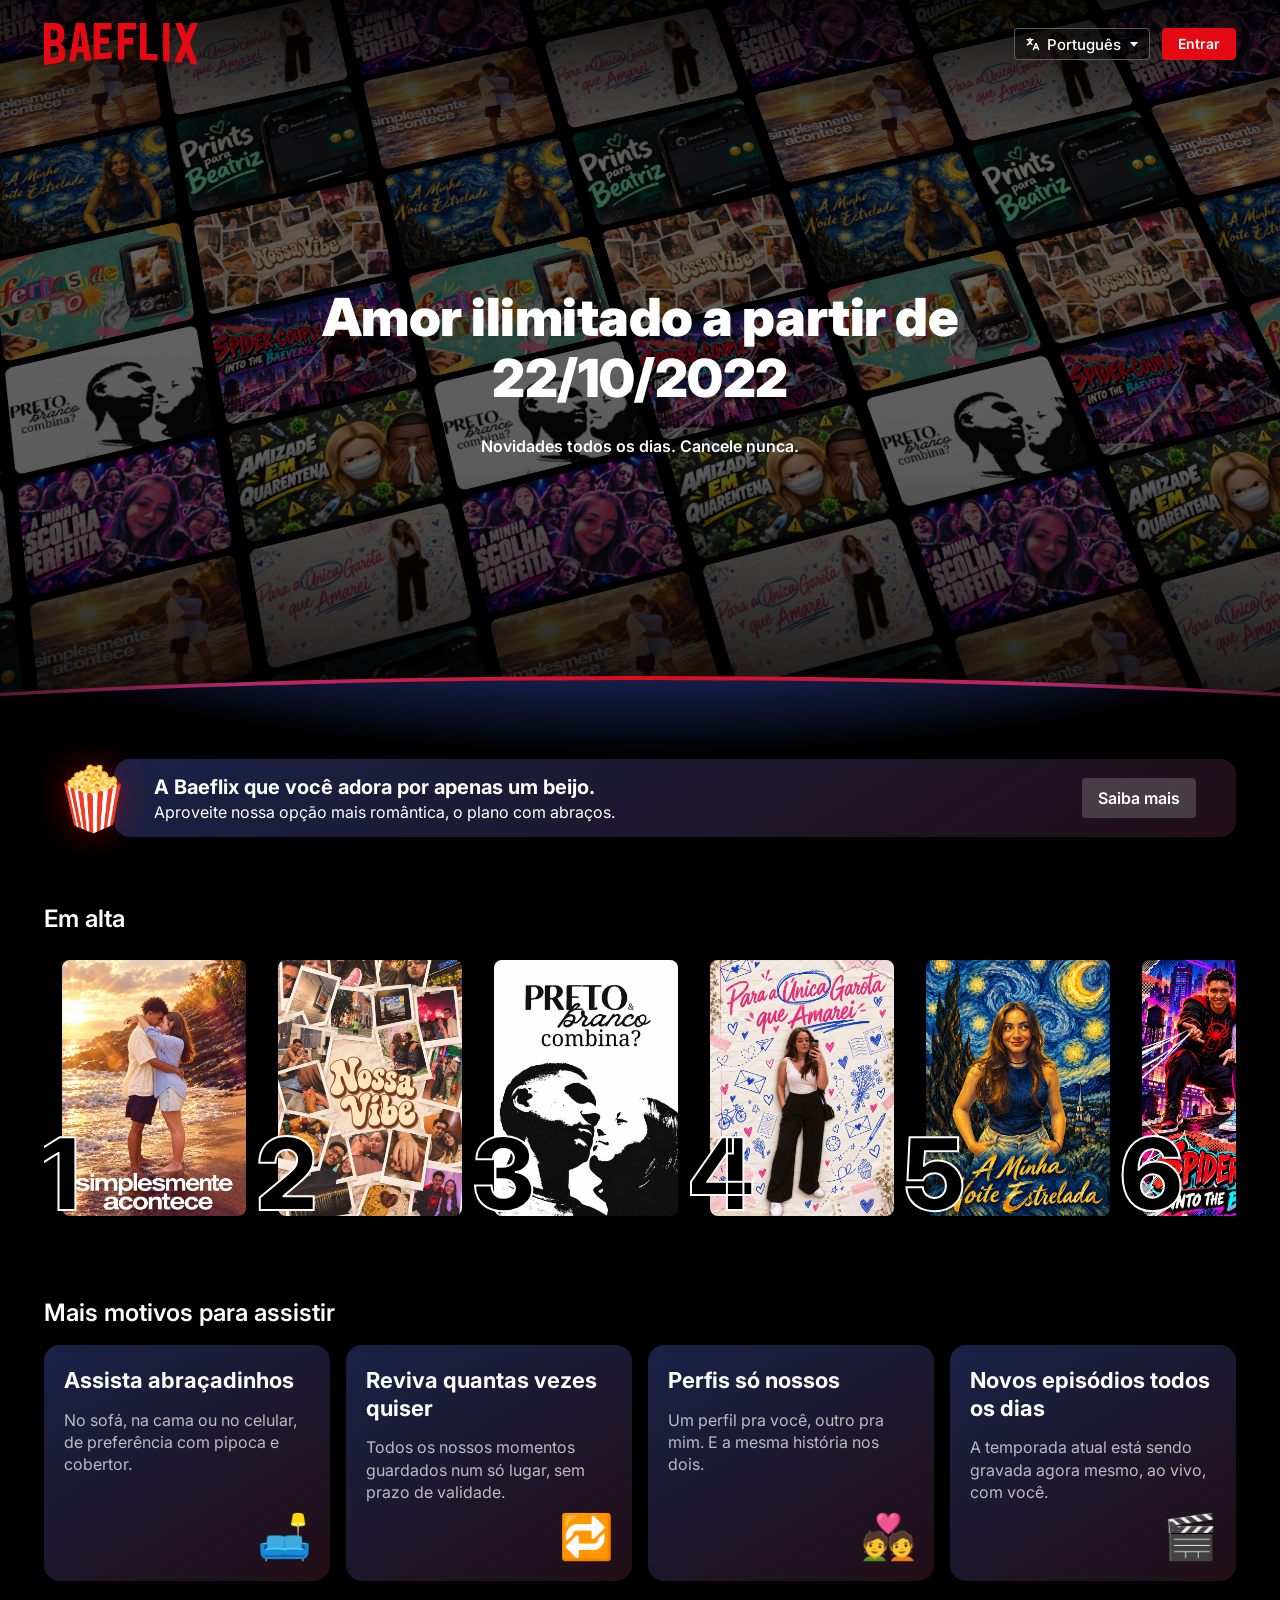
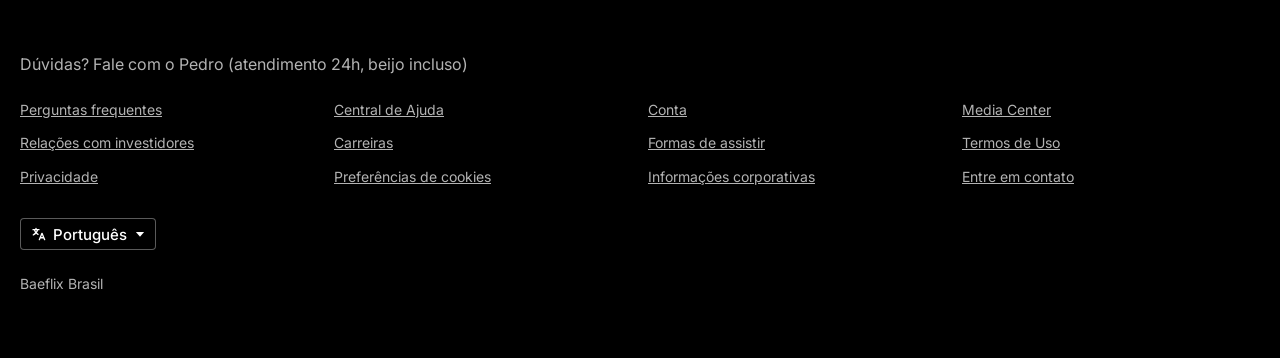
<file: index.html>
<!doctype html>
<html lang="pt-BR">
<head>
  <meta charset="utf-8">
  <meta name="viewport" content="width=device-width, initial-scale=1">
  <title>Baeflix Brasil – Assistir a nós dois online</title>
  <link rel="icon" type="image/svg+xml" href="imagens/logo/baeflix-b.svg">
  <link rel="preconnect" href="https://fonts.googleapis.com">
  <link rel="preconnect" href="https://fonts.gstatic.com" crossorigin>
  <link href="https://fonts.googleapis.com/css2?family=Bebas+Neue&family=Dancing+Script:wght@700&family=Inter:wght@300;400;500;600;700;800;900&family=Playfair+Display:wght@700;900&display=swap" rel="stylesheet">
  <link rel="stylesheet" href="css/estilo.css">
</head>
<body class="pg-landing">

  <div class="lp-hero">
    <div class="lp-wall" id="wall" aria-hidden="true"></div>
    <div class="lp-shade"></div>

    <header class="lp-header container">
      <a href="index.html" class="logo lg" data-logo></a>
      <div class="lp-actions">
        <label class="lang" id="langTop"></label>
        <a href="login.html" class="btn-red sm">Entrar</a>
      </div>
    </header>

    <div class="lp-content">
      <h1 id="headline">Amor ilimitado a partir de 22/10/2022</h1>
      <p>Novidades todos os dias. Cancele nunca.</p>
    </div>

    <div class="lp-curve"><i></i></div>
  </div>

  <main class="container">
    <section class="lp-banner">
      <div class="lp-pop" aria-hidden="true">🍿</div>
      <div class="lp-card">
        <div>
          <h3>A Baeflix que você adora por apenas um beijo.</h3>
          <p>Aproveite nossa opção mais romântica, o plano com abraços.</p>
        </div>
        <button class="btn-gray" id="saibaMais">Saiba mais</button>
      </div>
    </section>

    <section class="lp-sec">
      <h2>Em alta</h2>
      <div class="lp-trend" id="trend"></div>
    </section>

    <section class="lp-sec">
      <h2>Mais motivos para assistir</h2>
      <div class="lp-reasons">
        <div class="lp-reason"><h3>Assista abraçadinhos</h3><p>No sofá, na cama ou no celular, de preferência com pipoca e cobertor.</p><span>🛋️</span></div>
        <div class="lp-reason"><h3>Reviva quantas vezes quiser</h3><p>Todos os nossos momentos guardados num só lugar, sem prazo de validade.</p><span>🔁</span></div>
        <div class="lp-reason"><h3>Perfis só nossos</h3><p>Um perfil pra você, outro pra mim. E a mesma história nos dois.</p><span>💑</span></div>
        <div class="lp-reason"><h3>Novos episódios todos os dias</h3><p>A temporada atual está sendo gravada agora mesmo, ao vivo, com você.</p><span>🎬</span></div>
      </div>
    </section>
  </main>

  <footer class="site-footer container">
    <p class="q">Dúvidas? Fale com o Pedro (atendimento 24h, beijo incluso)</p>
    <div class="foot-links" id="footLinks">
      <a>Perguntas frequentes</a><a>Central de Ajuda</a><a>Conta</a><a>Media Center</a>
      <a>Relações com investidores</a><a>Carreiras</a><a>Formas de assistir</a><a>Termos de Uso</a>
      <a>Privacidade</a><a>Preferências de cookies</a><a>Informações corporativas</a><a>Entre em contato</a>
    </div>
    <label class="lang" id="langFoot"></label>
    <p class="copy">Baeflix Brasil</p>
  </footer>

  <script src="js/dados.js"></script>
  <script src="js/comum.js"></script>
  <script>
    (function () {
      const D = BAEFLIX, B = Baeflix;
      const { dias, anos } = B.juntos();

      document.getElementById('headline').textContent = `Amor ilimitado a partir de ${B.dataCurta(D.inicioNamoro)}`;

      // seletor de idioma
      const lang = `${B.icon('lang')}<select aria-label="Idioma"><option>Português</option><option>English</option></select>${B.icon('caret', 'caret')}`;
      ['langTop', 'langFoot'].forEach(id => {
        const el = document.getElementById(id);
        el.innerHTML = lang;
        el.querySelector('select').addEventListener('change', e => {
          if (e.target.value !== 'Português') { B.toast('Aqui só se fala a língua do amor ❤'); e.target.value = 'Português'; }
        });
      });

      // mural de capas inclinado
      const itens = D.videos;
      const comCapa = itens.filter(v => v.mostrarTitulo === false);
      const mural = comCapa.length >= 4 ? comCapa : itens;
      let wall = '';
      for (let i = 0; i < 110; i++) {
        const lin = Math.floor(i / 10), col = i % 10;
        const it = mural[(col * 3 + lin * 4) % mural.length];
        wall += `<div class="lp-tile">${B.midia(it, { video: false })}${B.tArt(it)}</div>`;
      }
      document.getElementById('wall').innerHTML = wall;

      // em alta
      const alta = itens.filter(v => v.top10).concat(itens.filter(v => !v.top10)).slice(0, 10);
      document.getElementById('trend').innerHTML = alta.map((it, i) =>
        `<div class="lp-ti" title="${B.esc(it.titulo)}"><div class="poster">${B.midia(it, { poster: true, video: false })}${B.tArt(it)}</div><span class="num">${i + 1}</span></div>`).join('');
      document.getElementById('trend').addEventListener('click', e => {
        if (e.target.closest('.lp-ti')) B.toast('Entre para assistir ❤');
      });

      // saiba mais
      document.getElementById('saibaMais').addEventListener('click', () => {
        B.dialogo(`
          <div class="heart">${B.icon('heart')}</div>
          <h2>Feito com amor e carinho por ${B.esc(D.autor)}</h2>
          <p>Para a ${B.esc(D.homenageada)}, em comemoração aos nossos ${anos} anos de namoro.</p>
          <p>${dias.toLocaleString('pt-BR')} dias juntos e contando… ❤</p>
          <span class="logo" data-logo></span>`);
        B.montarLogos();
      });

      document.getElementById('footLinks').addEventListener('click', e => {
        if (e.target.tagName === 'A') B.toast('A resposta para tudo é: eu te amo ❤');
      });
    })();
  </script>
</body>
</html>
</file>
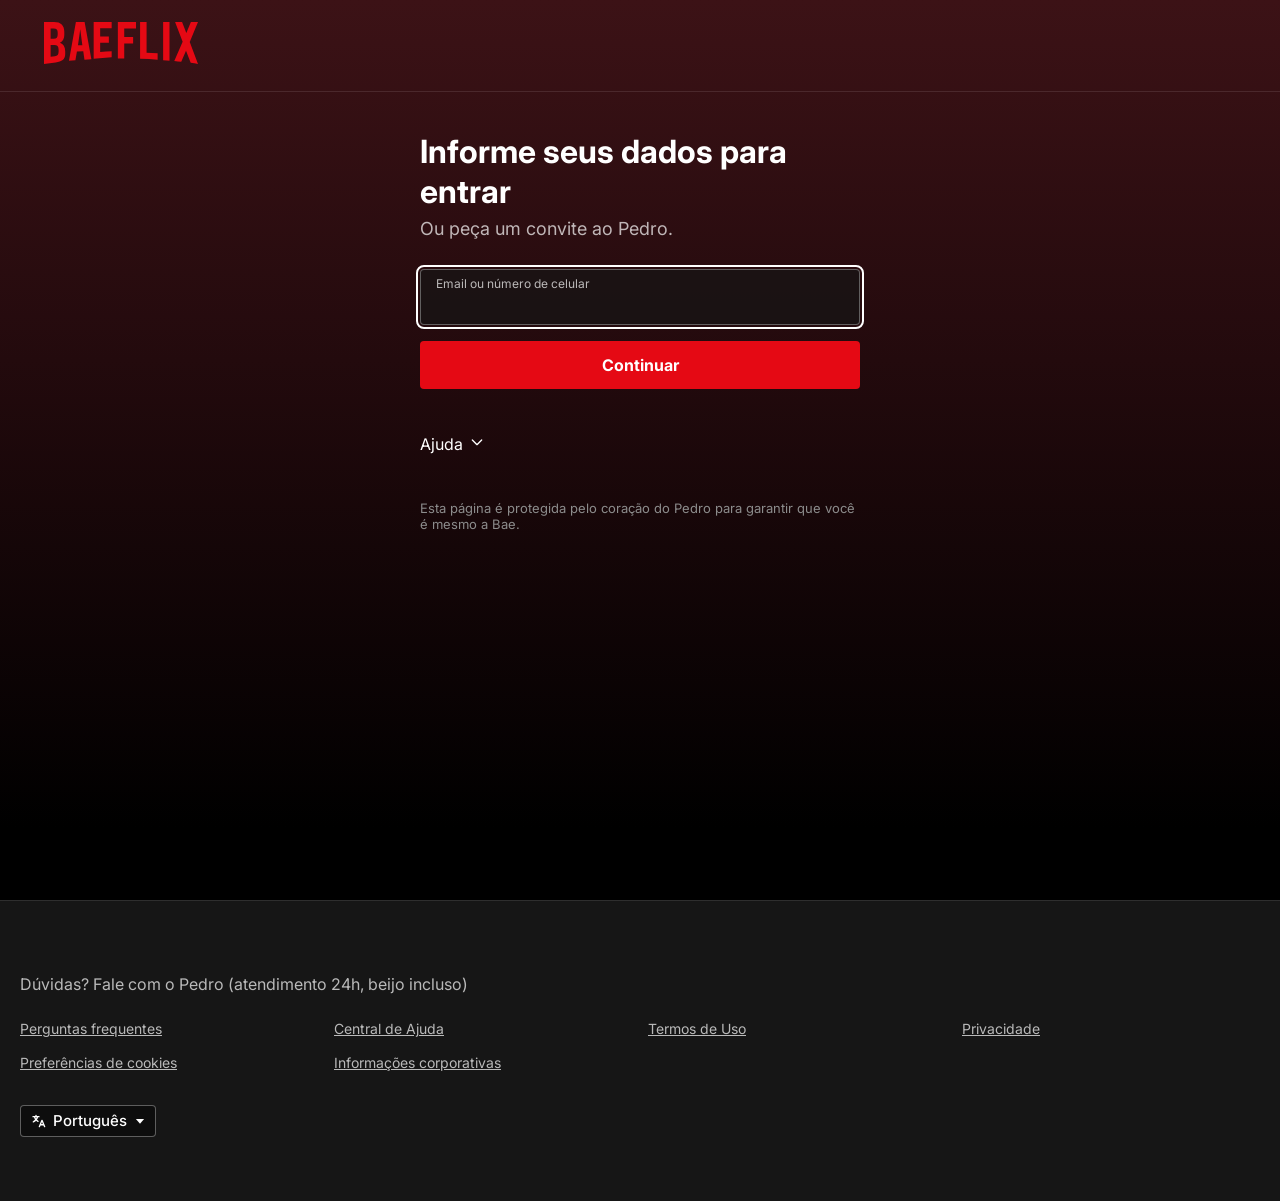
<file: inicio.html>
<!doctype html>
<html lang="pt-BR">
<head>
  <meta charset="utf-8">
  <meta name="viewport" content="width=device-width, initial-scale=1">
  <title>Início - Baeflix</title>
  <link rel="icon" type="image/svg+xml" href="imagens/logo/baeflix-b.svg">
  <link rel="preconnect" href="https://fonts.googleapis.com">
  <link rel="preconnect" href="https://fonts.gstatic.com" crossorigin>
  <link href="https://fonts.googleapis.com/css2?family=Bebas+Neue&family=Dancing+Script:wght@700&family=Inter:wght@300;400;500;600;700;800;900&family=Playfair+Display:wght@700;900&display=swap" rel="stylesheet">
  <link rel="stylesheet" href="css/estilo.css">
</head>
<body class="pg-browse">
  <div class="top-glow"></div>

  <header class="nav" id="nav">
    <a href="inicio.html" class="logo" data-logo></a>
    <button class="nav-browse" id="navBrowse"><span id="navLabel">Início</span><span id="navCaret"></span></button>
    <nav class="nav-links" id="navLinks">
      <a data-view="inicio" class="active">Início</a>
      <a data-view="series">Séries</a>
      <a data-view="filmes">Filmes</a>
      <a data-view="jogos">Jogos</a>
      <a data-view="bombando">Bombando</a>
      <a data-view="lista">Minha Baeflix</a>
      <a data-view="idiomas">Navegar por idiomas</a>
      <button class="nav-close" id="navClose" aria-label="Fechar menu"></button>
    </nav>
    <div class="nav-right">
      <div class="search" id="search">
        <button class="ic-btn" id="searchBtn" aria-label="Buscar"></button>
        <input id="searchInput" type="text" placeholder="Títulos, pessoas, gêneros" aria-label="Buscar">
      </div>
      <div class="menu bell" id="bellMenu">
        <button class="ic-btn" data-toggle aria-label="Notificações"><span id="bellIc"></span><span class="badge-n" id="bellBadge">1</span></button>
        <div class="dropdown" id="bellDrop"></div>
      </div>
      <div class="menu" id="profMenu">
        <button class="prof-btn" data-toggle aria-label="Perfil"><span class="avatar sm" id="profAvatar"></span><span id="profCaret"></span></button>
        <div class="dropdown" id="profDrop"></div>
      </div>
    </div>
  </header>

  <main>
    <section class="hero" id="hero"></section>
    <div class="rows" id="rows"></div>
    <section class="grade" id="grade" hidden></section>
  </main>

  <footer class="b-footer">
    <div class="foot-links" id="footLinks">
      <a>Audiodescrição</a><a>Central de Ajuda</a><a>Cartão pré-pago</a><a>Imprensa</a>
      <a>Relações com investidores</a><a>Carreiras</a><a>Termos de Uso</a><a>Privacidade</a>
      <a>Avisos legais</a><a>Preferências de cookies</a><a>Informações corporativas</a><a>Entre em contato</a>
    </div>
    <span class="svc" id="svc">Código do serviço</span>
    <p id="copy">© 2022-2026 Baeflix, Inc. Feito com amor por Pedro.</p>
  </footer>

  <div class="hover-card" id="hoverCard"></div>
  <div class="det-ov" id="modal" hidden></div>
  <div class="player" id="player" hidden></div>

  <script src="js/dados.js"></script>
  <script src="js/comum.js"></script>
  <script src="js/inicio.js"></script>
</body>
</html>
</file>
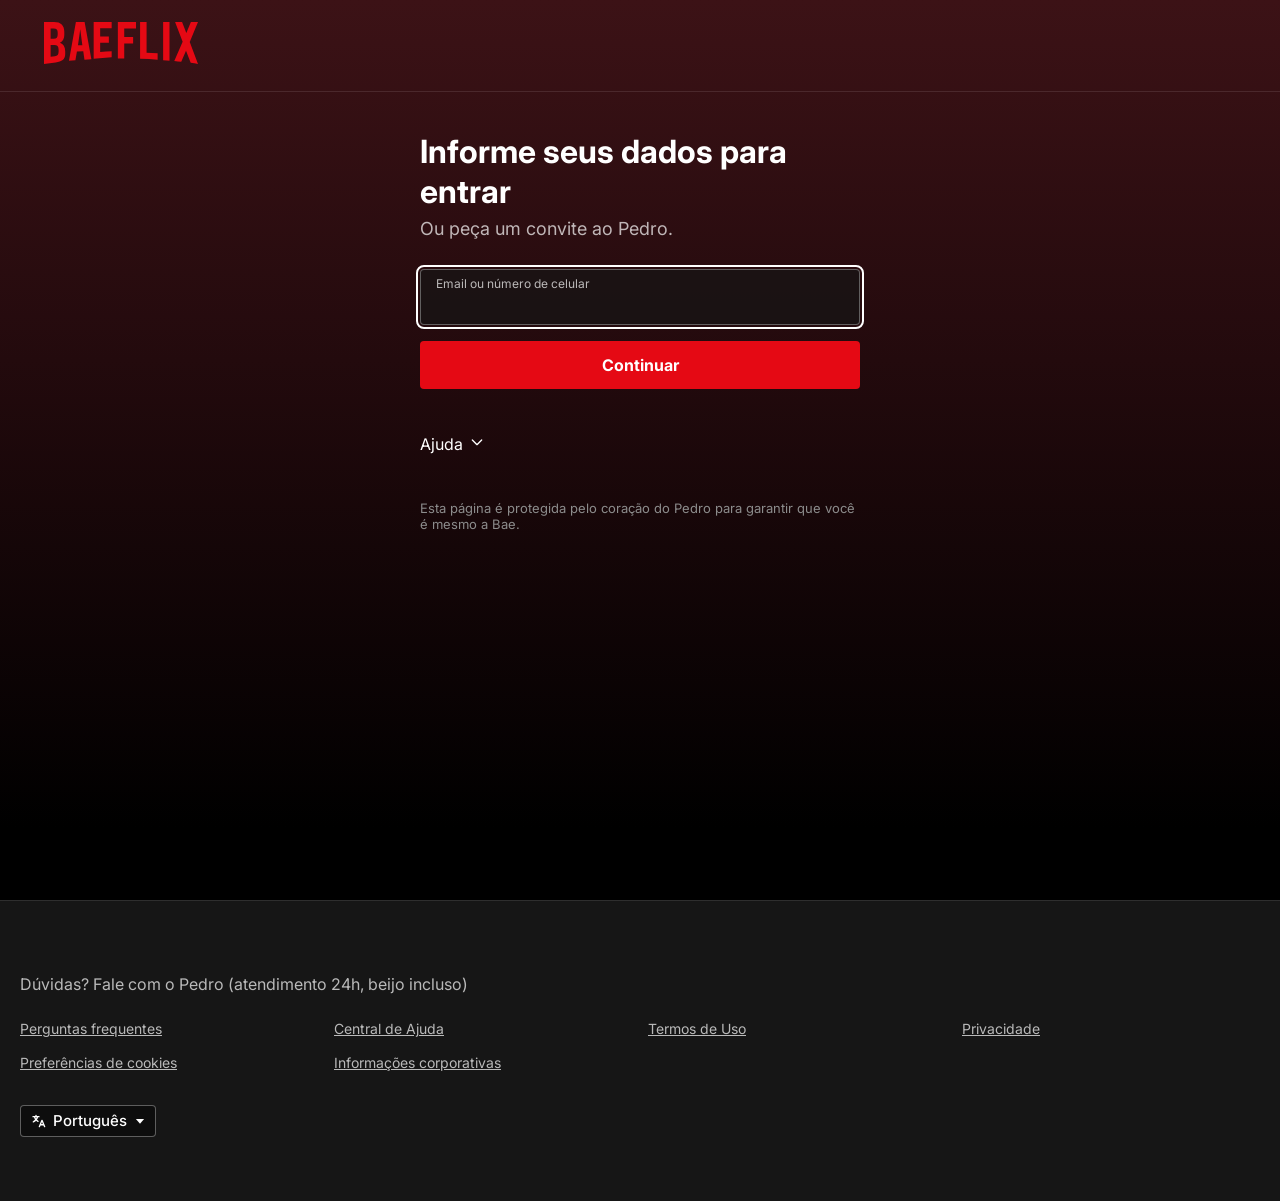
<file: login.html>
<!doctype html>
<html lang="pt-BR">
<head>
  <meta charset="utf-8">
  <meta name="viewport" content="width=device-width, initial-scale=1">
  <title>Baeflix</title>
  <link rel="icon" type="image/svg+xml" href="imagens/logo/baeflix-b.svg">
  <link rel="preconnect" href="https://fonts.googleapis.com">
  <link rel="preconnect" href="https://fonts.gstatic.com" crossorigin>
  <link href="https://fonts.googleapis.com/css2?family=Bebas+Neue&family=Inter:wght@400;500;600;700;800;900&display=swap" rel="stylesheet">
  <link rel="stylesheet" href="css/estilo.css">
</head>
<body class="pg-login">

  <div class="lg-top">
    <header class="lg-header">
      <div class="container"><a href="index.html" class="logo lg" data-logo></a></div>
    </header>

    <main class="lg-main">
      <div class="lg-box">

        <!-- passo 1: email ou celular -->
        <form id="fEmail" novalidate>
          <h1>Informe seus dados para entrar</h1>
          <p class="sub">Ou peça um convite ao Pedro.</p>
          <div class="field" id="fieldEmail">
            <input id="email" type="text" placeholder=" " autocomplete="username" inputmode="email" autofocus>
            <label for="email">Email ou número de celular</label>
          </div>
          <div class="err-msg" id="errEmail" hidden></div>
          <button class="btn-red block" type="submit">Continuar</button>
        </form>

        <!-- passo 2: senha -->
        <form id="fSenha" novalidate hidden>
          <h1>Insira sua senha</h1>
          <p class="who"><span id="quem"></span><button type="button" id="editar">Editar</button></p>
          <div class="field has-eye" id="fieldSenha">
            <input id="senha" type="password" placeholder=" " autocomplete="current-password">
            <label for="senha">Senha</label>
            <button type="button" class="eye" id="eye" aria-label="Mostrar senha"></button>
          </div>
          <div class="err-msg" id="errSenha" hidden></div>
          <button class="btn-red block" type="submit" id="btnEntrar">Entrar</button>
          <button class="btn-gray block" type="button" id="esqueci">Esqueceu a senha?</button>
        </form>

        <div class="ajuda" id="ajuda">
          <button type="button" class="ajuda-btn" id="ajudaBtn">Ajuda <span id="chev"></span></button>
          <div class="ajuda-box">
            <a id="dica">Esqueceu o email ou o celular?</a>
            <a id="dica2">Qual é a senha?</a>
          </div>
        </div>

        <p class="captcha">Esta página é protegida pelo coração do Pedro para garantir que você é mesmo a Bae.</p>
      </div>
    </main>
  </div>

  <footer class="lg-footer">
    <div class="site-footer container">
      <p class="q">Dúvidas? Fale com o Pedro (atendimento 24h, beijo incluso)</p>
      <div class="foot-links" id="footLinks">
        <a>Perguntas frequentes</a><a>Central de Ajuda</a><a>Termos de Uso</a><a>Privacidade</a>
        <a>Preferências de cookies</a><a>Informações corporativas</a>
      </div>
      <label class="lang" id="langFoot"></label>
    </div>
  </footer>

  <script src="js/dados.js"></script>
  <script src="js/comum.js"></script>
  <script>
    (function () {
      const D = BAEFLIX, B = Baeflix, A = D.acesso || {};
      const $ = id => document.getElementById(id);
      const fEmail = $('fEmail'), fSenha = $('fSenha');
      const digitos = s => String(s).replace(/\D/g, '');

      function erro(field, box, msg) {
        $(field).classList.toggle('err', !!msg);
        $(box).hidden = !msg;
        $(box).innerHTML = msg ? `${B.icon('err')}<span>${msg}</span>` : '';
      }
      function contaValida(v) {
        v = v.trim();
        if (!v) return false;
        const contas = A.contas || [];
        if (v.includes('@')) return contas.includes(B.sha256('baeflix|email|' + v.toLowerCase()));
        // celular: aceita com ou sem +55, parênteses e traços (compara DDD + número)
        const d = digitos(v);
        return d.length >= 11 && contas.includes(B.sha256('baeflix|tel|' + d.slice(-11)));
      }

      fEmail.addEventListener('submit', e => {
        e.preventDefault();
        const v = $('email').value;
        if (!v.trim()) return erro('fieldEmail', 'errEmail', 'Informe um email ou número de celular válido.');
        if (!contaValida(v)) return erro('fieldEmail', 'errEmail', 'Não encontramos uma conta com esse email ou número. Essa Baeflix é exclusiva da Bae ❤');
        erro('fieldEmail', 'errEmail', '');
        $('quem').textContent = v.trim();
        fEmail.hidden = true; fSenha.hidden = false;
        $('senha').focus();
      });
      $('email').addEventListener('input', () => erro('fieldEmail', 'errEmail', ''));
      $('senha').addEventListener('input', () => erro('fieldSenha', 'errSenha', ''));

      $('editar').addEventListener('click', () => {
        fSenha.hidden = true; fEmail.hidden = false;
        $('senha').value = ''; erro('fieldSenha', 'errSenha', '');
        $('email').focus();
      });

      // mostrar/ocultar senha
      const eye = $('eye');
      eye.innerHTML = B.icon('eye');
      eye.addEventListener('click', () => {
        const s = $('senha'), show = s.type === 'password';
        s.type = show ? 'text' : 'password';
        eye.innerHTML = B.icon(show ? 'eyeOff' : 'eye');
        eye.setAttribute('aria-label', show ? 'Ocultar senha' : 'Mostrar senha');
      });

      fSenha.addEventListener('submit', e => {
        e.preventDefault();
        const s = $('senha').value.trim();
        if (!s) return erro('fieldSenha', 'errSenha', 'Informe sua senha.');
        if (B.sha256('baeflix|senha|' + s.toUpperCase()) !== A.senha) {
          return erro('fieldSenha', 'errSenha', 'Senha incorreta. Tente novamente ou clique em "Esqueceu a senha?" para uma dica.');
        }
        erro('fieldSenha', 'errSenha', '');
        const btn = $('btnEntrar');
        btn.innerHTML = '<span class="spin"></span>';
        btn.disabled = true;
        B.store.set('logado', true);
        B.store.del('perfil');
        setTimeout(() => location.href = 'perfis.html', 700);
      });

      const dicaSenha = () => B.dialogo(`<div class="heart">${B.icon('heart')}</div><h2>Dica da senha</h2><p>Nossas iniciais (maiúsculas) + o dia em que tudo começou (ddmmaa).</p>`);
      $('esqueci').addEventListener('click', dicaSenha);
      $('dica2').addEventListener('click', dicaSenha);
      $('dica').addEventListener('click', () => B.dialogo(`<div class="heart">${B.icon('heart')}</div><h2>É você, Bae?</h2><p>Use o seu email ou o seu número de celular.</p>`));

      $('chev').innerHTML = B.icon('chevDown');
      $('ajudaBtn').addEventListener('click', () => $('ajuda').classList.toggle('open'));

      const lang = $('langFoot');
      lang.innerHTML = `${B.icon('lang')}<select aria-label="Idioma"><option>Português</option><option>English</option></select>${B.icon('caret', 'caret')}`;
      lang.querySelector('select').addEventListener('change', e => { B.toast('Aqui só se fala a língua do amor ❤'); e.target.value = 'Português'; });
      $('footLinks').addEventListener('click', e => { if (e.target.tagName === 'A') B.toast('A resposta para tudo é: eu te amo ❤'); });
    })();
  </script>
</body>
</html>
</file>
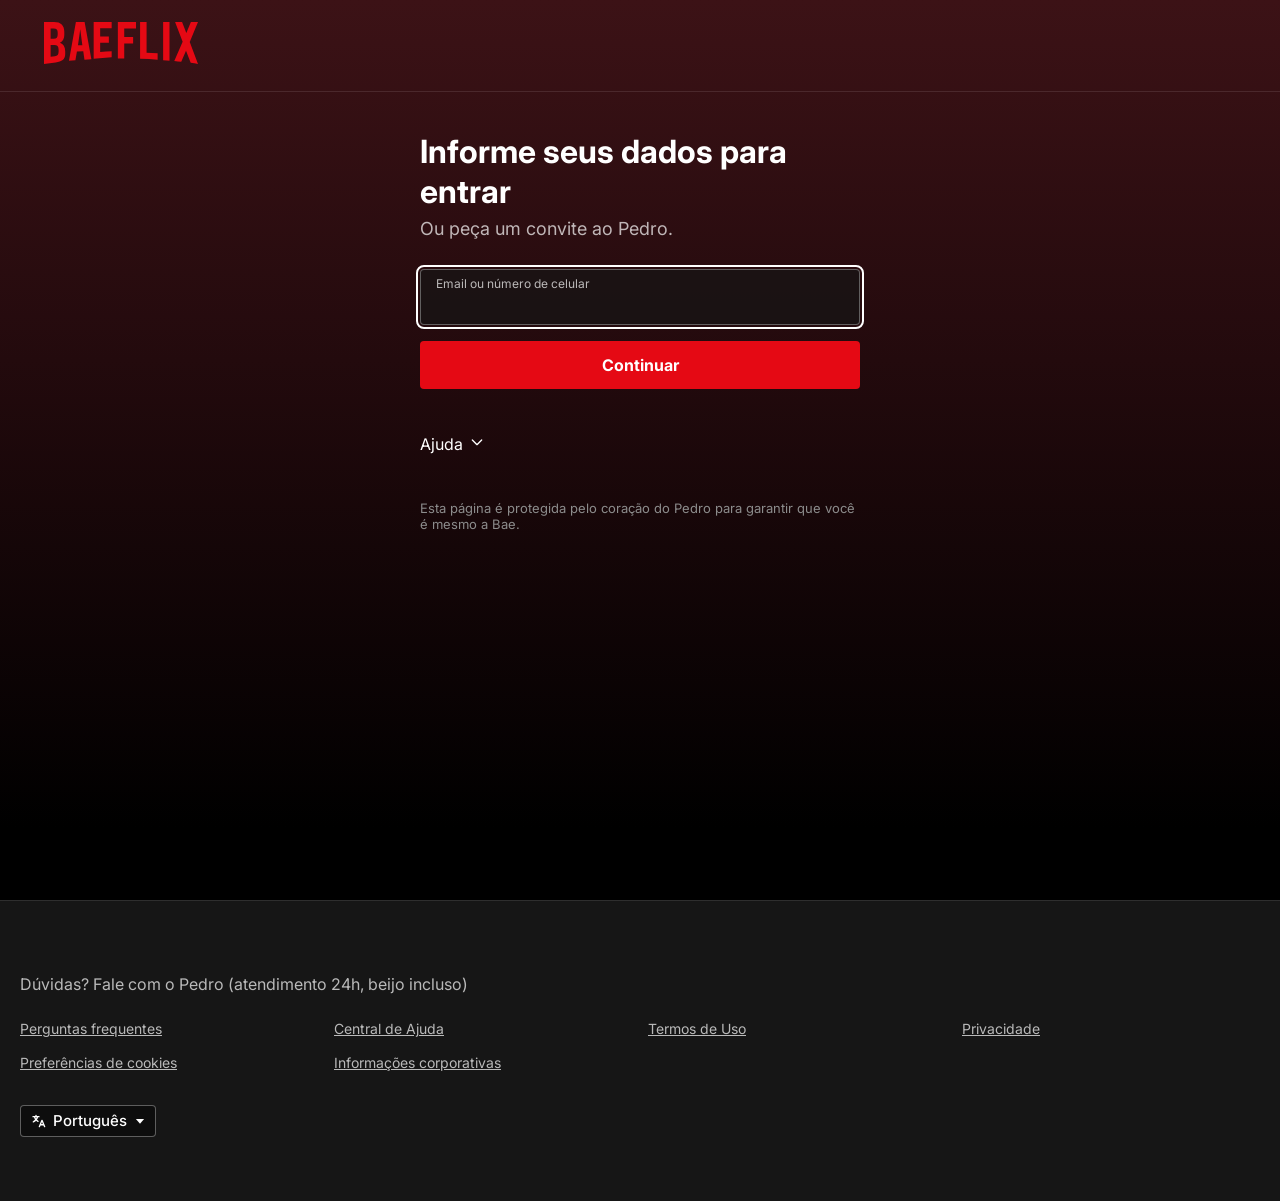
<file: perfis.html>
<!doctype html>
<html lang="pt-BR">
<head>
  <meta charset="utf-8">
  <meta name="viewport" content="width=device-width, initial-scale=1">
  <title>Baeflix</title>
  <link rel="icon" type="image/svg+xml" href="imagens/logo/baeflix-b.svg">
  <link rel="preconnect" href="https://fonts.googleapis.com">
  <link rel="preconnect" href="https://fonts.gstatic.com" crossorigin>
  <link href="https://fonts.googleapis.com/css2?family=Bebas+Neue&family=Inter:wght@400;500;600;700;800;900&display=swap" rel="stylesheet">
  <link rel="stylesheet" href="css/estilo.css">
</head>
<body class="pg-perfis">
  <header class="pf-header"><a href="index.html" class="logo" data-logo></a></header>

  <main class="pf-main">
    <h1>Quem está assistindo?</h1>
    <ul class="pf-list" id="lista"></ul>
    <button class="pf-manage" id="gerenciar"></button>
  </main>

  <script src="js/dados.js"></script>
  <script src="js/comum.js"></script>
  <script>
    (function () {
      const D = BAEFLIX, B = Baeflix;
      if (B.store.ok && !B.logado()) { location.replace('login.html'); return; }

      const lista = document.getElementById('lista');
      lista.innerHTML = D.perfis.map(p => `
        <li class="pf-item" tabindex="0" data-id="${B.esc(p.id)}">
          <div class="pf-av" style="${B.avatarStyle(p)}"></div>
          <div class="pf-name">${B.esc(p.nome)}</div>
        </li>`).join('');

      function escolher(id) {
        const p = D.perfis.find(x => x.id === id);
        if (!p) return;
        B.store.set('perfil', id);
        const ov = document.createElement('div');
        ov.className = 'pf-loading';
        ov.innerHTML = `<div class="ring"></div><div class="pf-av" style="${B.avatarStyle(p)}"></div>`;
        document.body.appendChild(ov);
        setTimeout(() => location.href = 'inicio.html', 900);
      }
      lista.addEventListener('click', e => { const li = e.target.closest('.pf-item'); if (li) escolher(li.dataset.id); });
      lista.addEventListener('keydown', e => { const li = e.target.closest('.pf-item'); if (li && (e.key === 'Enter' || e.key === ' ')) { e.preventDefault(); escolher(li.dataset.id); } });

      const g = document.getElementById('gerenciar');
      g.innerHTML = `${B.icon('pencil')}Gerenciar perfis`;
      g.addEventListener('click', () => B.toast('Só cabem dois perfis aqui: o seu e o meu ❤'));
    })();
  </script>
</body>
</html>
</file>
<file: css/estilo.css>
/* ==========================================================================
   BAEFLIX — estilos
   ========================================================================== */
:root {
  --red: #e50914;
  --red-hover: #c11119;
  --bg: #141414;
  --pad: 60px;
  --gap: 8px;
  --per: 7.2;
  --nav-h: 80px;
  --cw: calc((100vw - var(--pad) * 2 - var(--gap) * (var(--per) - 1)) / var(--per));
  --font: 'Inter', 'Netflix Sans', 'Helvetica Neue', 'Segoe UI', Roboto, Arial, sans-serif;
}
@media (max-width: 1600px) { :root { --per: 6.2; } }
@media (max-width: 1300px) { :root { --per: 5.2; --pad: 4vw; } }
@media (max-width: 1000px) { :root { --per: 4.2; } }
@media (max-width: 760px)  { :root { --per: 3.2; } }
@media (max-width: 600px)  { :root { --per: 2.3; --pad: 16px; --nav-h: 72px; } }

* { box-sizing: border-box; margin: 0; padding: 0; }
body { font-family: var(--font); background: #000; color: #fff; line-height: 1.4; overflow-x: hidden; -webkit-font-smoothing: antialiased; }
body.no-scroll { overflow: hidden; }
a { color: inherit; text-decoration: none; }
button, input, select { font: inherit; color: inherit; }
button { background: none; border: 0; cursor: pointer; }
img, video { display: block; }
[hidden] { display: none !important; }
.ic-svg { width: 24px; height: 24px; flex: none; }
.container { width: 100%; max-width: 1240px; margin: 0 auto; padding: 0 24px; }

/* ---------- logo ---------- */
.logo { display: inline-flex; align-items: center; font-family: 'Bebas Neue', Impact, 'Arial Narrow', sans-serif; font-size: 38px; line-height: 1; color: var(--red); letter-spacing: .01em; user-select: none; white-space: nowrap; }
.logo img { display: block; height: .72em; width: auto; }
.logo.lg { font-size: 58px; }

/* ---------- botões ---------- */
.btn-red { display: inline-flex; align-items: center; justify-content: center; gap: 8px; height: 48px; padding: 0 24px; background: var(--red); color: #fff; font-size: 16px; font-weight: 700; border-radius: 4px; transition: background .2s; }
.btn-red:hover { background: var(--red-hover); }
.btn-red.sm { height: 32px; padding: 0 16px; font-size: 14px; font-weight: 600; }
.btn-red.block { width: 100%; }
.btn-gray { display: inline-flex; align-items: center; justify-content: center; height: 40px; padding: 0 16px; background: rgba(128, 128, 128, .4); color: #fff; font-size: 16px; font-weight: 600; border-radius: 4px; transition: background .2s; white-space: nowrap; }
.btn-gray:hover { background: rgba(128, 128, 128, .6); }
.btn-gray.block { width: 100%; height: 48px; }
.spin { width: 22px; height: 22px; border: 3px solid rgba(255, 255, 255, .35); border-top-color: #fff; border-radius: 50%; animation: spin .8s linear infinite; }
@keyframes spin { to { transform: rotate(360deg); } }
@keyframes pulse { 0%, 100% { transform: scale(1); } 50% { transform: scale(1.12); } }

/* ---------- toast / diálogo ---------- */
.toast { position: fixed; left: 50%; bottom: 32px; z-index: 3000; max-width: calc(100vw - 32px); padding: 12px 20px; background: #fff; color: #000; font-size: 15px; font-weight: 600; text-align: center; border-radius: 4px; box-shadow: 0 8px 24px rgba(0, 0, 0, .5); opacity: 0; transform: translate(-50%, 16px); transition: .25s; pointer-events: none; }
.toast.on { opacity: 1; transform: translate(-50%, 0); }
.dlg-ov { position: fixed; inset: 0; z-index: 2500; display: flex; align-items: center; justify-content: center; padding: 16px; background: rgba(0, 0, 0, .75); opacity: 0; transition: opacity .25s; }
.dlg-ov.on { opacity: 1; }
.dlg { position: relative; width: 100%; max-width: 520px; padding: 52px 40px 40px; background: #181818; border-radius: 8px; text-align: center; box-shadow: 0 20px 60px rgba(0, 0, 0, .7); transform: scale(.94); transition: transform .25s; }
.dlg-ov.on .dlg { transform: none; }
.dlg-x { position: absolute; top: 12px; right: 12px; width: 36px; height: 36px; border-radius: 50%; display: grid; place-items: center; }
.dlg-x:hover { background: #2a2a2a; }
.dlg .heart { width: 60px; height: 60px; margin: 0 auto; color: var(--red); animation: pulse 1.4s ease-in-out infinite; }
.dlg .logo { font-size: 44px; margin-top: 18px; }
.dlg h2 { margin: 14px 0 10px; font-size: 26px; font-weight: 800; line-height: 1.25; }
.dlg p { color: #bcbcbc; font-size: 16px; }
.dlg p + p { margin-top: 10px; }

/* ---------- rodapé (landing / login) ---------- */
.site-footer { padding: 72px 0 64px; color: rgba(255, 255, 255, .7); font-size: 16px; }
.site-footer .q { margin-bottom: 24px; }
.foot-links { display: grid; grid-template-columns: repeat(4, 1fr); gap: 14px 16px; font-size: 14px; }
.foot-links a { text-decoration: underline; cursor: pointer; }
.site-footer .lang { margin-top: 32px; }
.site-footer .copy { margin-top: 24px; font-size: 14px; }
@media (max-width: 740px) { .foot-links { grid-template-columns: repeat(2, 1fr); } }

/* seletor de idioma */
.lang { position: relative; display: inline-flex; align-items: center; height: 32px; padding-left: 10px; background: rgba(0, 0, 0, .4); border: 1px solid rgba(128, 128, 128, .7); border-radius: 4px; color: #fff; }
.lang > .ic-svg:first-child { width: 16px; height: 16px; }
.lang select { height: 100%; padding: 0 28px 0 6px; background: transparent; border: 0; font-size: 15px; font-weight: 500; appearance: none; -webkit-appearance: none; cursor: pointer; outline: none; }
.lang select option { color: #000; }
.lang .caret { position: absolute; right: 8px; width: 14px; height: 14px; pointer-events: none; }

/* ==========================================================================
   TELA INDEX (landing)
   ========================================================================== */
.lp-hero { position: relative; display: flex; flex-direction: column; min-height: max(660px, 86vh); overflow: hidden; }
.lp-wall { position: absolute; top: -40%; left: -30%; width: 160%; height: 180%; z-index: 0; display: grid; grid-template-columns: repeat(10, 1fr); gap: 14px; transform: perspective(1600px) rotateX(26deg) rotateZ(-15deg); }
.lp-tile { position: relative; aspect-ratio: 16 / 10; overflow: hidden; border-radius: 8px; background: #1a1a1a; --tb: 180px; }
.lp-shade { position: absolute; inset: 0; z-index: 1; background: linear-gradient(to bottom, rgba(0, 0, 0, .9) 0%, rgba(0, 0, 0, .5) 22%, rgba(0, 0, 0, .55) 60%, rgba(0, 0, 0, .95) 100%), rgba(0, 0, 0, .2); }
.lp-header { position: relative; z-index: 2; display: flex; align-items: center; justify-content: space-between; height: 88px; }
.lp-actions { display: flex; align-items: center; gap: 12px; }
.lp-content { position: relative; z-index: 2; flex: 1; display: flex; flex-direction: column; align-items: center; justify-content: center; padding: 32px 24px 150px; text-align: center; }
.lp-content h1 { max-width: 660px; font-size: clamp(32px, 4.1vw, 60px); font-weight: 900; line-height: 1.16; letter-spacing: -.01em; }
.lp-content p { margin-top: 26px; font-size: clamp(16px, 1.25vw, 20px); font-weight: 600; }
.lp-curve { position: absolute; left: -40%; bottom: -2px; z-index: 3; width: 180%; height: 100px; border-radius: 50% 50% 0 0 / 100% 100% 0 0; background: linear-gradient(to right, #210d16 16%, #b82869, #e50914, #b82869, #210d16 84%); }
.lp-curve i { position: absolute; inset: 4px 0 0; border-radius: inherit; background: radial-gradient(50% 500% at 50% -420%, rgba(64, 97, 231, .4) 80%, rgba(0, 0, 0, .1)), #000; }
.lp-banner { position: relative; z-index: 4; display: flex; align-items: center; margin-top: -24px; }
.lp-pop { position: relative; z-index: 1; flex: none; display: grid; place-items: center; width: 96px; height: 96px; margin-right: -26px; font-size: 62px; filter: drop-shadow(0 0 18px rgba(229, 9, 20, .45)); }
.lp-card { flex: 1; display: flex; align-items: center; justify-content: space-between; gap: 16px; min-height: 76px; padding: 14px 40px; background: linear-gradient(149deg, #192247 0%, #210e17 96.86%); border-radius: 16px; }
.lp-card h3 { font-size: 20px; font-weight: 700; }
.lp-card p { font-size: 16px; }
.lp-sec { padding-top: 56px; }
.lp-sec h2 { margin-bottom: 16px; font-size: 24px; font-weight: 600; }
.lp-trend { display: flex; gap: 32px; padding: 8px 0 24px 18px; overflow-x: auto; scrollbar-width: none; }
.lp-trend::-webkit-scrollbar { display: none; }
.lp-ti { position: relative; flex: none; width: 184px; height: 256px; cursor: pointer; transition: transform .3s; --tb: 300px; }
.lp-ti:hover { transform: scale(1.05); }
.lp-ti .poster { position: absolute; inset: 0; overflow: hidden; border-radius: 8px; background: #1a1a1a; }
.lp-ti .num { position: absolute; left: -22px; bottom: -8px; z-index: 2; font-size: 100px; font-weight: 800; line-height: 1; color: #000; -webkit-text-stroke: 2px #fff; letter-spacing: -.06em; }
.lp-reasons { display: grid; grid-template-columns: repeat(4, 1fr); gap: 16px; }
.lp-reason { position: relative; min-height: 236px; padding: 22px 20px 64px; background: linear-gradient(149deg, #192247 0%, #210e17 96.86%); border-radius: 16px; }
.lp-reason h3 { margin-bottom: 14px; font-size: 22px; font-weight: 700; line-height: 1.25; }
.lp-reason p { color: rgba(255, 255, 255, .7); font-size: 16px; }
.lp-reason span { position: absolute; right: 18px; bottom: 14px; font-size: 44px; }
@media (max-width: 1000px) { .lp-reasons { grid-template-columns: repeat(2, 1fr); } }
@media (max-width: 600px) {
  .lp-header { height: 72px; }
  .lp-header .logo { font-size: 40px; }
  .lp-pop { width: 64px; height: 64px; margin-right: -18px; font-size: 42px; }
  .lp-card { flex-direction: column; align-items: flex-start; padding: 16px 20px 16px 28px; }
  .lp-card h3 { font-size: 17px; }
  .lp-card p { font-size: 14px; }
  .lp-reasons { grid-template-columns: 1fr; }
  .lp-reason { min-height: 0; }
}

/* ==========================================================================
   TELA LOGIN
   ========================================================================== */
.lg-top { background: linear-gradient(to bottom, #3c1216 0%, #230a0d 40%, #000 92%); }
.lg-header { height: 92px; display: flex; align-items: center; border-bottom: 1px solid rgba(255, 255, 255, .1); }
.lg-main { display: flex; justify-content: center; min-height: calc(100vh - 92px); padding: 40px 16px 120px; }
.lg-box { width: 100%; max-width: 440px; }
.lg-box h1 { font-size: 32px; font-weight: 700; line-height: 1.25; }
.lg-box .sub { margin: 4px 0 28px; color: rgba(255, 255, 255, .7); font-size: 18px; }
.field { position: relative; margin-bottom: 12px; }
.field input { width: 100%; height: 56px; padding: 22px 16px 6px; background: rgba(22, 22, 22, .7); border: 1px solid rgba(128, 128, 128, .7); border-radius: 4px; color: #fff; font-size: 16px; outline: none; }
.field input:focus { outline: 2px solid #fff; outline-offset: 2px; }
.field label { position: absolute; left: 16px; top: 50%; transform: translateY(-50%); color: rgba(255, 255, 255, .7); font-size: 16px; pointer-events: none; transition: .15s; }
.field input:focus + label, .field input:not(:placeholder-shown) + label { top: 15px; font-size: 12px; }
.field.has-eye input { padding-right: 52px; }
.field .eye { position: absolute; right: 10px; top: 50%; transform: translateY(-50%); width: 36px; height: 36px; display: grid; place-items: center; color: #bbb; }
.field.err input { border-color: #eb3942; }
.err-msg { display: flex; align-items: flex-start; gap: 6px; margin: -2px 0 14px; color: #eb3942; font-size: 13px; }
.err-msg .ic-svg { width: 16px; height: 16px; margin-top: 1px; }
.lg-box .btn-red { margin-top: 4px; }
.lg-box .btn-gray { margin-top: 12px; }
.who { margin: 6px 0 26px; font-size: 16px; }
.who button { margin-left: 4px; text-decoration: underline; font-weight: 600; }
.ajuda { margin-top: 44px; }
.ajuda-btn { display: inline-flex; align-items: center; gap: 6px; font-size: 16px; }
.ajuda-btn .ic-svg { width: 16px; height: 16px; transition: transform .2s; }
.ajuda.open .ajuda-btn .ic-svg { transform: rotate(180deg); }
.ajuda-box { display: none; gap: 10px; margin-top: 14px; color: #ccc; font-size: 15px; }
.ajuda.open .ajuda-box { display: grid; }
.ajuda-box a { text-decoration: underline; cursor: pointer; }
.captcha { margin-top: 44px; color: #8c8c8c; font-size: 13px; line-height: 1.3; }
.lg-footer { background: #161616; border-top: 1px solid rgba(255, 255, 255, .1); }
@media (max-width: 600px) {
  .lg-header { height: 72px; }
  .lg-header .logo { font-size: 42px; }
  .lg-box h1 { font-size: 26px; }
}

/* ==========================================================================
   TELA PERFIS
   ========================================================================== */
.pg-perfis { min-height: 100vh; background: radial-gradient(110% 70% at 50% 0%, #4b121a 0%, #2a0a10 38%, #0b0204 72%, #000 100%) fixed; }
.pf-header { display: flex; align-items: center; height: 80px; padding: 0 var(--pad); }
.pf-main { display: flex; flex-direction: column; align-items: center; justify-content: center; min-height: calc(100vh - 80px); padding: 0 16px 110px; text-align: center; }
.pf-main h1 { margin-bottom: 34px; font-size: clamp(26px, 2.4vw, 36px); font-weight: 800; }
.pf-list { display: flex; flex-wrap: wrap; justify-content: center; gap: 40px; list-style: none; }
.pf-item { width: 128px; cursor: pointer; outline: none; }
.pf-av { width: 128px; height: 128px; border-radius: 6px; background-size: cover; background-position: center; box-shadow: 0 0 0 0 #fff; transition: box-shadow .15s, transform .15s; }
.pf-item:hover .pf-av, .pf-item:focus-visible .pf-av { box-shadow: 0 0 0 3px #fff; }
.pf-name { margin-top: 14px; color: #a6a6a6; font-size: 17px; font-weight: 600; transition: color .15s; }
.pf-item:hover .pf-name, .pf-item:focus-visible .pf-name { color: #fff; }
.pf-manage { display: inline-flex; align-items: center; gap: 8px; height: 40px; margin-top: 60px; padding: 0 16px; border: 1px solid rgba(255, 255, 255, .7); border-radius: 20px; font-size: 16px; font-weight: 700; transition: background .2s; }
.pf-manage .ic-svg { width: 18px; height: 18px; }
.pf-manage:hover { background: rgba(255, 255, 255, .1); }
.pf-loading { position: fixed; inset: 0; z-index: 50; display: flex; align-items: center; justify-content: center; background: inherit; }
.pf-loading .ring { width: 96px; height: 96px; border: 6px solid rgba(229, 9, 20, .2); border-top-color: var(--red); border-radius: 50%; animation: spin .9s linear infinite; }
.pf-loading .pf-av { position: absolute; width: 56px; height: 56px; border-radius: 4px; }
@media (max-width: 600px) {
  .pf-list { gap: 24px; }
  .pf-item, .pf-av { width: 104px; }
  .pf-av { height: 104px; }
  .pf-name { font-size: 15px; white-space: nowrap; }
}

/* ==========================================================================
   TELA INÍCIO / CATÁLOGO
   ========================================================================== */
.pg-browse { background: var(--bg); }
.top-glow { position: absolute; top: 0; left: 0; right: 0; z-index: 0; height: 1000px; background: radial-gradient(90% 75% at 50% 0%, rgba(118, 22, 32, .6) 0%, rgba(20, 20, 20, 0) 72%); pointer-events: none; }

/* navbar */
.nav { position: fixed; top: 0; left: 0; right: 0; z-index: 100; display: flex; align-items: center; gap: 22px; height: var(--nav-h); padding: 0 var(--pad); background: linear-gradient(to bottom, rgba(0, 0, 0, .35), transparent); transition: background .4s; }
.nav.solid { background: #000; }
.nav .logo { margin-right: 4px; font-size: 36px; }
.nav-links { display: flex; align-items: center; gap: 6px; }
.nav-links a { padding: 9px 16px; border-radius: 20px; color: #e5e5e5; font-size: 15px; font-weight: 500; white-space: nowrap; cursor: pointer; transition: color .2s, background .2s; }
.nav-links a:hover { color: #b3b3b3; }
.nav-links a.active { background: rgba(255, 255, 255, .2); color: #fff; font-weight: 700; }
.nav-browse { display: none; align-items: center; gap: 4px; font-size: 14px; font-weight: 600; }
.nav-close { display: none; }
.nav-browse .ic-svg { width: 16px; height: 16px; }
.nav-right { display: flex; align-items: center; gap: 18px; margin-left: auto; }
.ic-btn { position: relative; display: grid; place-items: center; width: 40px; height: 40px; }
.ic-btn .ic-svg { width: 26px; height: 26px; }
.badge-n { position: absolute; top: 3px; right: 5px; display: grid; place-items: center; min-width: 16px; height: 16px; padding: 0 4px; background: var(--red); border-radius: 8px; font-size: 11px; font-weight: 700; }
.search { display: flex; align-items: center; height: 40px; border: 1px solid transparent; transition: background .3s, border-color .3s; }
.search .ic-btn { width: 40px; }
.search input { width: 0; padding: 0; background: none; border: 0; outline: none; color: #fff; font-size: 14px; opacity: 0; transition: width .3s, opacity .3s; }
.search.open { background: rgba(0, 0, 0, .8); border-color: #fff; }
.search.open input { width: 230px; padding-right: 10px; opacity: 1; }
.menu { position: relative; }
.prof-btn { display: flex; align-items: center; gap: 8px; height: 40px; }
.avatar { display: inline-block; flex: none; background-size: cover; background-position: center; border-radius: 4px; }
.avatar.sm { width: 34px; height: 34px; }
.avatar.xs { width: 32px; height: 32px; }
.prof-btn .ic-svg { width: 16px; height: 16px; transition: transform .2s; }
.menu.open .prof-btn .ic-svg { transform: rotate(180deg); }
.dropdown { position: absolute; top: calc(100% + 16px); right: 0; min-width: 230px; padding: 10px 0; background: rgba(0, 0, 0, .92); border: 1px solid rgba(255, 255, 255, .15); font-size: 13px; opacity: 0; visibility: hidden; transform: translateY(-6px); transition: .15s; }
.dropdown::before { content: ''; position: absolute; top: -9px; right: 30px; border: 8px solid transparent; border-top: 0; border-bottom-color: #e5e5e5; }
.menu.open .dropdown { opacity: 1; visibility: visible; transform: none; }
.dd-item { display: flex; align-items: center; gap: 12px; width: 100%; padding: 8px 16px; text-align: left; }
.dd-item .ic-svg { width: 22px; height: 22px; margin: 0 5px; color: #b3b3b3; }
.dd-item:hover span:last-child { text-decoration: underline; }
.dd-sep { height: 1px; margin: 8px 0; background: rgba(255, 255, 255, .25); }
.dd-center { justify-content: center; }
.notif { display: flex; gap: 12px; width: min(400px, 88vw); padding: 12px 16px; text-align: left; cursor: pointer; }
.notif:hover { background: rgba(255, 255, 255, .05); }
.notif-thumb { position: relative; flex: none; width: 112px; aspect-ratio: 16 / 9; overflow: hidden; border-radius: 4px; }
.notif b { display: block; margin-bottom: 4px; font-size: 14px; }
.notif p { color: #d2d2d2; font-size: 13px; }
.notif small { display: block; margin-top: 6px; color: #808080; font-size: 12px; }

/* hero */
.hero { position: relative; z-index: 1; height: min(calc((100vw - var(--pad) * 2) / 2.18), calc(100vh - var(--nav-h) - 70px)); min-height: 440px; margin: calc(var(--nav-h) + 12px) var(--pad) 0; overflow: hidden; background: #000; border-radius: 16px; box-shadow: 0 10px 40px rgba(0, 0, 0, .45); }
.hero-media { position: absolute; inset: 0; }
.hero-mob { display: none; position: absolute; inset: 0; width: 100%; height: 100%; object-fit: cover; }
.hero.arte .hero-media .m-img { animation: kenburns 30s ease-in-out infinite alternate; }
@keyframes kenburns { from { transform: scale(1); } to { transform: scale(1.07); } }
.hero.arte .hero-shade { background: linear-gradient(to top, rgba(0, 0, 0, .85) 0%, rgba(0, 0, 0, .45) 22%, transparent 42%), linear-gradient(60deg, rgba(0, 0, 0, .45) 0%, transparent 35%); }
.hero.fundo .hero-media .m-img { animation: kenburns 30s ease-in-out infinite alternate; }
.hero-title.tl-sa { display: block; font-size: clamp(42px, 6.2vw, 118px); font-weight: 800; line-height: .84; letter-spacing: -.055em; text-align: center; text-transform: none; text-shadow: 0 4px 24px rgba(0, 0, 0, .35); width: max-content; max-width: 100%; animation: logoin 1s cubic-bezier(.2, .8, .2, 1); }
@keyframes logoin { from { opacity: 0; transform: translateY(14px) scale(1.04); } }
.hero-b { display: none; position: absolute; top: 20px; left: 18px; z-index: 2; width: 18px; height: auto; filter: drop-shadow(0 1px 3px rgba(0, 0, 0, .5)); }
.hero-desc { display: none; }
.sr-only { position: absolute; width: 1px; height: 1px; overflow: hidden; clip: rect(0 0 0 0); white-space: nowrap; }
.hero-video { position: absolute; inset: 0; width: 100%; height: 100%; object-fit: cover; opacity: 0; transition: opacity 1s; }
.hero-video.on { opacity: 1; }
.hero-shade { position: absolute; inset: 0; background: linear-gradient(77deg, rgba(0, 0, 0, .7) 0%, rgba(0, 0, 0, .3) 38%, transparent 62%), linear-gradient(to top, rgba(0, 0, 0, .55) 0%, transparent 35%); }
.hero-info { position: absolute; left: clamp(20px, 2.1vw, 40px); bottom: clamp(24px, 2.1vw, 40px); z-index: 2; max-width: 60%; }
.hero-title { display: flex; flex-wrap: wrap; align-items: center; gap: .16em; font-family: 'Inter', Arial, sans-serif; font-size: clamp(34px, 4.4vw, 86px); font-weight: 500; line-height: 1; letter-spacing: .01em; text-transform: uppercase; text-shadow: 0 2px 14px rgba(0, 0, 0, .35); }
.hero-title .box { padding: .05em .1em .03em; border: .055em solid #fff; }
.hero-title img { max-width: min(560px, 45vw); max-height: 30vh; }
.hero-meta { display: flex; flex-wrap: wrap; align-items: center; gap: 10px; margin-top: clamp(14px, 1.9vw, 36px); font-size: clamp(14px, 1vw, 18px); font-weight: 700; text-shadow: 0 1px 6px rgba(0, 0, 0, .5); }
.hero-meta .dot { color: rgba(255, 255, 255, .55); font-size: .7em; }
.rating { display: inline-grid; place-items: center; min-width: 26px; height: 26px; padding: 0 4px; border-radius: 3px; font-size: 15px; font-weight: 800; line-height: 1; text-shadow: none; }
.hero-btns { display: flex; gap: 12px; margin-top: clamp(16px, 2.5vw, 48px); }
.btn-play { display: inline-flex; align-items: center; gap: 10px; height: 48px; padding: 0 22px; background: #fff; color: #000; font-size: 18px; font-weight: 700; border-radius: 24px; white-space: nowrap; transition: background .2s; }
.btn-play:hover { background: rgba(255, 255, 255, .78); }
.btn-play .ic-svg { width: 24px; height: 24px; }
.btn-play.btn-more { background: rgba(109, 109, 110, .7); color: #fff; }
.btn-play.btn-more:hover { background: rgba(109, 109, 110, .45); }
.btn-play.sq { height: 44px; padding: 0 26px; font-size: 17px; border-radius: 4px; }
.hero-mute { position: absolute; top: 22px; right: 40px; z-index: 2; display: grid; place-items: center; width: 40px; height: 40px; background: rgba(0, 0, 0, .35); border-radius: 50%; }
.hero-mute .ic-svg { width: 20px; height: 20px; }
.hero-chips { position: absolute; right: 40px; bottom: 40px; z-index: 2; display: flex; flex-wrap: wrap; justify-content: flex-end; gap: 8px; max-width: 45%; }
.chip { display: inline-flex; align-items: center; gap: 8px; height: 34px; padding: 0 10px; background: rgba(20, 20, 20, .75); border-radius: 6px; font-size: 13px; font-weight: 700; backdrop-filter: blur(6px); }
.chip .ic-svg { width: 18px; height: 18px; }
.t10 { display: inline-flex; flex-direction: column; align-items: center; justify-content: center; width: 18px; height: 20px; background: var(--red); border-radius: 2px; color: #fff; font-size: 9px; font-weight: 900; line-height: .85; letter-spacing: -.02em; }
.t10 small { font-size: 5px; letter-spacing: .02em; }

/* fileiras */
.rows { position: relative; z-index: 2; padding: 28px 0 30px; }
.rows.no-hero { padding-top: calc(var(--nav-h) + 30px); }
.page-title { margin: 0 var(--pad) 26px; font-size: clamp(24px, 2.4vw, 38px); font-weight: 700; }
.row { margin-bottom: clamp(22px, 2.4vw, 44px); }
.row-title { margin: 0 var(--pad) 12px; font-size: clamp(16px, 1.25vw, 24px); font-weight: 700; }
.row-wrap { position: relative; }
.row-track { display: flex; gap: var(--gap); padding: 0 var(--pad); overflow-x: auto; overflow-y: hidden; scroll-behavior: smooth; scrollbar-width: none; }
.row-track::-webkit-scrollbar { display: none; }
.row-arrow { position: absolute; top: 0; bottom: 0; z-index: 5; display: grid; place-items: center; width: calc(var(--pad) - 8px); background: rgba(20, 20, 20, .55); opacity: 0; transition: opacity .2s, background .2s; }
.row-arrow.l { left: 0; border-radius: 0 6px 6px 0; }
.row-arrow.r { right: 0; border-radius: 6px 0 0 6px; }
.row-arrow .ic-svg { width: 30px; height: 30px; transition: transform .15s; }
.row-wrap:hover .row-arrow { opacity: 1; }
.row-arrow:hover { background: rgba(20, 20, 20, .8); }
.row-arrow:hover .ic-svg { transform: scale(1.25); }
.row-empty { margin: 0 var(--pad); color: #b3b3b3; }

/* cards */
.card { position: relative; flex: 0 0 var(--cw); cursor: pointer; outline: none; --tb: var(--cw); }
.card-media { position: relative; aspect-ratio: 16 / 9; overflow: hidden; background: #222; border-radius: 6px; }
.card:focus-visible .card-media { box-shadow: 0 0 0 2px #fff; }
.m-fb, .m-img { position: absolute; inset: 0; width: 100%; height: 100%; object-fit: cover; }
.m-fb::after { content: ''; position: absolute; inset: 0; opacity: .1; background: url("data:image/svg+xml,%3Csvg xmlns='http://www.w3.org/2000/svg' viewBox='0 0 24 24'%3E%3Cpath fill='white' d='M12 20.5s-7.5-4.6-9.2-9.3C1.6 7.8 3.8 4.5 7.2 4.5c2 0 3.6 1.1 4.8 2.8 1.2-1.7 2.8-2.8 4.8-2.8 3.4 0 5.6 3.3 4.4 6.7-1.7 4.7-9.2 9.3-9.2 9.3Z'/%3E%3C/svg%3E") no-repeat 88% 22% / 34%; }
.t-art { position: absolute; left: 6%; right: 6%; bottom: 11%; z-index: 2; color: #fff; font-size: calc(var(--tb, 240px) * .1); line-height: .95; text-align: center; text-shadow: 0 2px 8px rgba(0, 0, 0, .65); overflow-wrap: break-word; pointer-events: none; }
.ts0 { font-family: 'Bebas Neue', Impact, sans-serif; font-size: calc(var(--tb, 240px) * .14); letter-spacing: .03em; }
.ts1 { font-family: 'Playfair Display', Georgia, serif; font-weight: 900; text-transform: uppercase; letter-spacing: .05em; }
.ts2 { font-family: 'Inter', Arial, sans-serif; font-weight: 900; font-style: italic; text-transform: uppercase; letter-spacing: -.02em; }
.ts3 { font-family: 'Dancing Script', cursive; font-size: calc(var(--tb, 240px) * .13); font-weight: 700; }
.ts4 { font-family: 'Inter', Arial, sans-serif; font-weight: 300; text-transform: uppercase; letter-spacing: .3em; }
.b-top10 { position: absolute; top: 0; left: 4px; z-index: 3; width: 20px; height: 24px; border-radius: 0 0 2px 2px; font-size: 10px; }
.b-top10 small { font-size: 6px; }
.b-new { position: absolute; left: 50%; bottom: 0; z-index: 3; padding: 2px 8px 1px; transform: translateX(-50%); background: var(--red); border-radius: 3px 3px 0 0; font-size: 12px; font-weight: 700; white-space: nowrap; }
.b-new.soon { background: #fff; color: #000; }
.prog { height: 3px; margin: 8px 10% 0; background: #5a5a5a; border-radius: 2px; overflow: hidden; }
.prog i { display: block; height: 100%; background: var(--red); }

/* top 10 com números */
.card.top10 { height: calc(var(--cw) * .72); }
.card.top10 .rank { position: absolute; left: -2%; bottom: -.1em; color: #000; font-family: 'Inter', Arial, sans-serif; font-size: calc(var(--cw) * .8); font-weight: 800; line-height: 1; letter-spacing: -.12em; -webkit-text-stroke: calc(var(--cw) * .014) #595959; user-select: none; }
.card.top10.n10 .rank { left: -6%; font-size: calc(var(--cw) * .66); letter-spacing: -.16em; }
.card.top10 .card-media { position: absolute; top: 0; right: 0; width: 50%; height: 100%; aspect-ratio: auto; border-radius: 4px; --tb: calc(var(--cw) * .6); }
.card.top10 .t-art { bottom: 10%; overflow-wrap: normal; }
.card-media:has(.b-new) .t-art { bottom: 21%; }
.hero .m-fb::after { opacity: .05; }
.lp-tile .t-art, .lp-ti .t-art { overflow-wrap: normal; }

/* card flutuante (hover) */
.hover-card { position: absolute; z-index: 200; overflow: hidden; background: #181818; border-radius: 8px; box-shadow: 0 8px 28px rgba(0, 0, 0, .75); opacity: 0; pointer-events: none; transition: transform .28s cubic-bezier(.2, .8, .2, 1), opacity .2s; }
.hover-card.on { opacity: 1; pointer-events: auto; }
.hc-media { position: relative; aspect-ratio: 16 / 9; background: #000; cursor: pointer; }
.hc-media .prev { position: absolute; inset: 0; z-index: 2; width: 100%; height: 100%; object-fit: cover; opacity: 0; transition: opacity .6s; }
.hc-media .prev.on { opacity: 1; }
.hc-body { padding: 14px 16px 18px; }
.hc-btns { display: flex; align-items: center; gap: 8px; }
.hc-btn { flex: none; display: grid; place-items: center; width: 40px; height: 40px; background: rgba(42, 42, 42, .6); border: 2px solid rgba(255, 255, 255, .5); border-radius: 50%; color: #fff; transition: .15s; }
.hc-btn:hover { background: rgba(255, 255, 255, .1); border-color: #fff; }
.hc-btn .ic-svg { width: 20px; height: 20px; }
.hc-btn.play { background: #fff; border-color: #fff; color: #000; }
.hc-btn.play:hover { background: rgba(255, 255, 255, .8); }
.hc-btn.more { margin-left: auto; }
.hc-btn.lg { width: 44px; height: 44px; }
.hc-meta { display: flex; flex-wrap: wrap; align-items: center; gap: 8px; margin-top: 14px; color: #bcbcbc; font-size: 14px; font-weight: 500; }
.hc-meta .rating, .det-meta2 .rating, .sim .rating { min-width: 22px; height: 22px; font-size: 12px; }
.match { color: #46d369; font-weight: 700; }
.hd { padding: 0 5px; border: 1px solid rgba(255, 255, 255, .4); border-radius: 3px; font-size: 10px; font-weight: 600; line-height: 16px; }
.hc-tags { display: flex; flex-wrap: wrap; align-items: center; gap: 6px; margin-top: 10px; font-size: 14px; }
.hc-tags i { color: #646464; font-size: 10px; font-style: normal; }
.hc-prog { display: flex; align-items: center; gap: 10px; margin-top: 12px; color: #bcbcbc; font-size: 13px; }
.hc-prog .prog { flex: 1; margin: 0; }

/* modal de detalhes */
.det-ov { position: fixed; inset: 0; z-index: 500; padding: 32px 12px; overflow-y: auto; background: rgba(0, 0, 0, .7); opacity: 0; transition: opacity .25s; }
.det-ov.on { opacity: 1; }
.det { position: relative; width: min(850px, 100%); margin: 0 auto; overflow: hidden; background: #181818; border-radius: 8px; box-shadow: 0 3px 30px rgba(0, 0, 0, .8); transform: scale(.92) translateY(20px); transition: transform .3s cubic-bezier(.2, .8, .2, 1); --tb: min(850px, 100vw); }
.det-ov.on .det { transform: none; }
.det-close { position: absolute; top: 16px; right: 16px; z-index: 6; display: grid; place-items: center; width: 36px; height: 36px; background: #181818; border-radius: 50%; }
.det-media { position: relative; aspect-ratio: 16 / 9; }
.det-media::after { content: ''; position: absolute; inset: 0; z-index: 2; background: linear-gradient(to top, #181818 0%, rgba(24, 24, 24, 0) 50%); }
.det-media .prev { position: absolute; inset: 0; z-index: 1; width: 100%; height: 100%; object-fit: cover; opacity: 0; transition: opacity .8s; }
.det-media .prev.on { opacity: 1; }
.det-head { position: absolute; left: 48px; right: 48px; bottom: 40px; z-index: 3; }
.det-head .t-art { position: static; max-width: 70%; margin-bottom: 24px; font-size: clamp(30px, 5.5vw, 56px); text-align: left; }
.det-btns { display: flex; align-items: center; gap: 10px; }
.det-body { display: grid; grid-template-columns: 2fr 1fr; gap: 32px; padding: 0 48px 24px; }
.det-meta { display: flex; flex-wrap: wrap; align-items: center; gap: 8px; color: #bcbcbc; font-size: 16px; font-weight: 500; }
.det-meta2 { display: flex; align-items: center; gap: 8px; margin-top: 8px; font-size: 14px; }
.det-desc { margin-top: 18px; font-size: 15px; line-height: 1.55; }
.det-right p { margin-bottom: 12px; color: #ddd; font-size: 14px; line-height: 1.45; }
.det-right span, .det-about span { color: #777; }
.det-sec { padding: 16px 48px 32px; }
.det-sec h3 { margin-bottom: 18px; font-size: 24px; font-weight: 700; }
.det-sec-head { display: flex; align-items: baseline; justify-content: space-between; }
.det-sec-head span { font-size: 18px; color: #d2d2d2; }
.eps { border-top: 1px solid #404040; }
.ep { display: flex; align-items: center; gap: 16px; padding: 24px 16px; border-bottom: 1px solid #404040; cursor: pointer; }
.ep:hover, .ep.cur { background: #333; }
.ep-n { flex: none; width: 28px; color: #d2d2d2; font-size: 24px; text-align: center; }
.ep-thumb { position: relative; flex: none; width: 130px; aspect-ratio: 16 / 9; overflow: hidden; border-radius: 4px; }
.ep-thumb .pl { position: absolute; inset: 0; z-index: 3; display: grid; place-items: center; opacity: 0; transition: opacity .2s; }
.ep-thumb .pl span { display: grid; place-items: center; width: 38px; height: 38px; background: rgba(0, 0, 0, .5); border: 1px solid #fff; border-radius: 50%; }
.ep-thumb .pl .ic-svg { width: 16px; height: 16px; }
.ep:hover .pl { opacity: 1; }
.ep-info { flex: 1; min-width: 0; }
.ep-top { display: flex; justify-content: space-between; gap: 12px; font-size: 16px; font-weight: 700; }
.ep-desc { margin-top: 6px; color: #d2d2d2; font-size: 14px; }
.sim-grid { display: grid; grid-template-columns: repeat(3, 1fr); gap: 16px; }
.sim { overflow: hidden; background: #2f2f2f; border-radius: 4px; cursor: pointer; }
.sim-media { position: relative; aspect-ratio: 16 / 9; --tb: 250px; }
.sim-dur { position: absolute; top: 8px; right: 10px; z-index: 3; font-size: 14px; font-weight: 700; text-shadow: 0 0 6px #000; }
.sim-body { padding: 12px 14px 18px; }
.sim-row { display: flex; align-items: center; justify-content: space-between; gap: 8px; }
.sim-row > div { display: flex; flex-direction: column; gap: 4px; font-size: 14px; }
.sim-row > div > div { display: flex; align-items: center; gap: 6px; color: #bcbcbc; }
.sim-desc { display: -webkit-box; margin-top: 12px; overflow: hidden; color: #d2d2d2; font-size: 14px; -webkit-line-clamp: 5; -webkit-box-orient: vertical; }
.det-about h3 { font-weight: 400; }
.det-about p { margin-bottom: 8px; font-size: 14px; }
@media (max-width: 700px) {
  .det-ov { padding: 0; }
  .det { min-height: 100%; border-radius: 0; }
  .det-head { left: 20px; right: 20px; bottom: 16px; }
  .det-head .t-art { margin-bottom: 14px; }
  .det-body { grid-template-columns: 1fr; gap: 12px; padding: 8px 20px 16px; }
  .det-sec { padding: 12px 20px 24px; }
  .sim-grid { grid-template-columns: repeat(2, 1fr); }
  .ep { padding: 16px 4px; gap: 10px; }
  .ep-n { display: none; }
  .ep-thumb { width: 110px; }
}

/* player */
.player { position: fixed; inset: 0; z-index: 1000; overflow: hidden; background: #000; user-select: none; }
.player.idle { cursor: none; }
.player video { position: absolute; inset: 0; width: 100%; height: 100%; object-fit: contain; background: #000; }
.pl-top, .pl-bottom { position: absolute; left: 0; right: 0; z-index: 3; transition: opacity .35s; }
.pl-top { top: 0; display: flex; align-items: center; padding: 24px 28px 60px; background: linear-gradient(to bottom, rgba(0, 0, 0, .7), transparent); }
.pl-bottom { bottom: 0; padding: 80px clamp(16px, 2.6vw, 48px) clamp(14px, 2vw, 28px); background: linear-gradient(to top, rgba(0, 0, 0, .85), transparent); }
.player.idle .pl-top, .player.idle .pl-bottom, .player.watching .pl-top, .player.watching .pl-bottom,
.player.fim .pl-bottom, .player.erro .pl-bottom { opacity: 0; pointer-events: none; }
.pl-btn { display: grid; place-items: center; width: clamp(40px, 3vw, 54px); height: clamp(40px, 3vw, 54px); color: #fff; transition: transform .15s; }
.pl-btn .ic-svg { width: 74%; height: 74%; }
.pl-btn:hover { transform: scale(1.22); }
.pl-back .ic-svg { width: 84%; height: 84%; }
/* barra de progresso */
.pl-bar-row { display: flex; align-items: center; gap: 16px; margin-bottom: 10px; }
.pl-bar { position: relative; flex: 1; height: 26px; cursor: pointer; touch-action: none; }
.pl-bar::before, .pl-buf, .pl-fill { content: ''; position: absolute; left: 0; top: 50%; height: 4px; transform: translateY(-50%); border-radius: 2px; transition: height .15s; }
.pl-bar::before { right: 0; background: rgba(255, 255, 255, .25); }
.pl-buf { width: 0; background: rgba(255, 255, 255, .4); }
.pl-fill { width: 0; background: var(--red); }
.pl-bar:hover::before, .pl-bar:hover .pl-buf, .pl-bar:hover .pl-fill, .player.scrubbing .pl-bar::before, .player.scrubbing .pl-fill, .player.scrubbing .pl-buf { height: 7px; }
.pl-knob { position: absolute; top: 50%; left: 0; width: 18px; height: 18px; background: var(--red); border-radius: 50%; transform: translate(-50%, -50%) scale(.85); transition: transform .15s; }
.pl-bar:hover .pl-knob, .player.scrubbing .pl-knob { transform: translate(-50%, -50%) scale(1.15); }
.pl-tip { position: absolute; bottom: 30px; left: 0; padding: 4px 8px; background: rgba(20, 20, 20, .9); border-radius: 3px; font-size: 14px; font-weight: 600; transform: translateX(-50%); opacity: 0; transition: opacity .15s; pointer-events: none; }
.pl-bar:hover .pl-tip { opacity: 1; }
.pl-rem { min-width: 52px; font-size: 16px; font-weight: 500; text-align: right; font-variant-numeric: tabular-nums; }
/* fileira de botões */
.pl-ctrls { display: flex; align-items: center; gap: 16px; }
.pl-side { display: flex; flex: 1; align-items: center; gap: clamp(8px, 1.6vw, 26px); }
.pl-side.r { justify-content: flex-end; }
.pl-name { flex: 0 1 auto; min-width: 0; overflow: hidden; font-size: clamp(15px, 1.2vw, 20px); text-align: center; white-space: nowrap; text-overflow: ellipsis; }
.pl-name b { font-weight: 700; }
.pl-name span { margin-left: 10px; color: #ccc; }
.pl-pop-wrap { position: relative; }
.pl-pop { position: absolute; bottom: calc(100% + 14px); left: 50%; padding: 18px; background: #262626; border-radius: 4px; box-shadow: 0 6px 24px rgba(0, 0, 0, .6); transform: translateX(-50%); opacity: 0; visibility: hidden; transition: .15s; }
.pl-pop-wrap.open .pl-pop { opacity: 1; visibility: visible; }
.pl-vol .pl-pop { padding: 18px 20px; }
.pl-vtrack { position: relative; width: 6px; height: 120px; background: #5b5b5b; border-radius: 3px; cursor: pointer; touch-action: none; }
.pl-vtrack::before { content: ''; position: absolute; inset: -10px -14px; }
.pl-vfill { position: absolute; left: 0; right: 0; bottom: 0; background: var(--red); border-radius: 3px; }
.pl-vknob { position: absolute; left: 50%; width: 16px; height: 16px; background: var(--red); border-radius: 50%; transform: translate(-50%, 50%); }
.pl-speed .pl-pop { left: auto; right: -40px; transform: none; padding: 22px 30px 26px; }
.pl-pop h4 { margin-bottom: 22px; font-size: 22px; font-weight: 700; white-space: nowrap; }
.pl-speeds { position: relative; display: flex; gap: 0; }
.pl-speeds::before { content: ''; position: absolute; top: 9px; left: 40px; right: 40px; height: 2px; background: #5b5b5b; }
.pl-speeds button { position: relative; display: flex; flex-direction: column; align-items: center; gap: 12px; width: 108px; color: #b3b3b3; font-size: 15px; white-space: nowrap; }
.pl-speeds i { width: 20px; height: 20px; background: #5b5b5b; border-radius: 50%; transition: .15s; }
.pl-speeds button:hover i { transform: scale(1.2); }
.pl-speeds button.on { color: #fff; font-weight: 700; }
.pl-speeds button.on i { width: 26px; height: 26px; margin: -3px 0; background: #262626; border: 6px solid #fff; }
/* carregando e feedback central */
.pl-loading { position: absolute; inset: 0; z-index: 2; display: none; place-items: center; pointer-events: none; }
.player.loading .pl-loading { display: grid; }
.pl-loading .ring { width: 72px; height: 72px; border: 5px solid rgba(229, 9, 20, .2); border-top-color: var(--red); border-radius: 50%; animation: spin .9s linear infinite; }
.pl-flash { position: absolute; left: 50%; top: 50%; z-index: 2; display: grid; place-items: center; width: 96px; height: 96px; background: rgba(0, 0, 0, .45); border-radius: 50%; opacity: 0; transform: translate(-50%, -50%); pointer-events: none; }
.pl-flash .ic-svg { width: 50%; height: 50%; }
.pl-flash.on { animation: flash .6s ease-out; }
@keyframes flash { 0% { opacity: 1; transform: translate(-50%, -50%) scale(.8); } 100% { opacity: 0; transform: translate(-50%, -50%) scale(1.4); } }
/* "Você está assistindo" (pausado) */
.pl-watching { position: absolute; inset: 0; z-index: 2; display: flex; flex-direction: column; justify-content: center; padding: 0 0 0 clamp(24px, 7vw, 130px); background: linear-gradient(to right, rgba(0, 0, 0, .85) 0%, rgba(0, 0, 0, .55) 45%, rgba(0, 0, 0, .15) 100%); opacity: 0; visibility: hidden; transition: opacity .6s, visibility .6s; pointer-events: none; }
.player.watching .pl-watching { opacity: 1; visibility: visible; }
.pl-watching small { color: #b3b3b3; font-size: clamp(16px, 1.3vw, 22px); }
.pl-watching h2 { max-width: 60%; margin: 8px 0 14px; font-size: clamp(32px, 4vw, 66px); font-weight: 800; line-height: 1.05; }
.pl-w-meta { display: flex; align-items: center; gap: 10px; color: #d2d2d2; font-size: 18px; font-weight: 600; }
.pl-w-ep { margin-top: 10px; font-size: 20px; font-weight: 700; }
.pl-w-desc { max-width: min(560px, 80%); margin-top: 14px; color: #d2d2d2; font-size: clamp(15px, 1.2vw, 20px); line-height: 1.45; }
/* tela de fim */
.pl-end { position: absolute; inset: 0; z-index: 4; display: flex; align-items: flex-end; justify-content: space-between; gap: 32px; padding: clamp(24px, 5vw, 80px); background: linear-gradient(to top, rgba(0, 0, 0, .92), rgba(0, 0, 0, .45)); animation: fadein .5s; }
@keyframes fadein { from { opacity: 0; } }
.pl-end-l small { color: var(--red); font-size: 18px; font-weight: 800; letter-spacing: .1em; text-transform: uppercase; }
.pl-end-l h2 { margin: 6px 0 10px; font-size: clamp(30px, 3.6vw, 56px); font-weight: 800; line-height: 1.05; }
.pl-end-l p { max-width: 520px; color: #d2d2d2; font-size: 18px; }
.pl-end-btns { display: flex; flex-wrap: wrap; gap: 12px; margin-top: 24px; }
.pl-nextcard { flex: none; width: min(380px, 40vw); overflow: hidden; background: #181818; border: 2px solid transparent; border-radius: 6px; text-align: left; transition: border-color .2s, transform .2s; }
.pl-nextcard:hover { border-color: #fff; transform: scale(1.03); }
.pl-nc-media { position: relative; aspect-ratio: 16 / 9; --tb: 380px; }
.pl-nc-play { position: absolute; inset: 0; z-index: 3; display: grid; place-items: center; background: rgba(0, 0, 0, .25); }
.pl-nc-play .ic-svg { width: 54px; height: 54px; padding: 14px; background: rgba(0, 0, 0, .55); border: 2px solid #fff; border-radius: 50%; }
.pl-nc-txt { padding: 12px 16px 16px; }
.pl-nc-txt small { display: block; margin-bottom: 4px; color: #b3b3b3; font-size: 14px; }
.pl-nc-txt > b { font-size: 18px; }
@media (max-width: 700px) {
  .pl-name { display: none; }
  .pl-speed .pl-pop { right: -60px; }
  .pl-speeds button { width: 70px; font-size: 12px; }
  .pl-pop h4 { font-size: 16px; }
  .pl-end { flex-direction: column; align-items: stretch; justify-content: flex-end; }
  .pl-nextcard { width: 100%; }
  .pl-watching h2 { max-width: 90%; }
}
.pl-msg { position: absolute; inset: 0; z-index: 5; display: flex; flex-direction: column; align-items: center; justify-content: center; gap: 14px; padding: 24px; text-align: center; }
.pl-msg .ic-svg { width: 56px; height: 56px; color: var(--red); animation: pulse 1.4s ease-in-out infinite; }
.pl-msg h2 { font-size: 26px; }
.pl-msg p { max-width: 520px; color: #aaa; }
.pl-msg code { padding: 2px 6px; background: #222; border-radius: 4px; color: #fff; }

/* grade (Minha lista / busca) */
.grade { position: relative; z-index: 2; min-height: 70vh; padding: calc(var(--nav-h) + 40px) var(--pad) 60px; }
.grade h1 { margin-bottom: 28px; font-size: clamp(22px, 2.4vw, 38px); font-weight: 700; }
.grade h1 small { display: block; margin-bottom: 4px; color: #808080; font-size: 16px; font-weight: 500; }
.grade-list { display: grid; grid-template-columns: repeat(auto-fill, minmax(var(--cw), 1fr)); gap: clamp(28px, 3.6vw, 60px) var(--gap); }
.grade .card { --tb: var(--cw); }
.empty { padding: 80px 0; color: #b3b3b3; font-size: 18px; text-align: center; }

/* rodapé do catálogo */
.b-footer { position: relative; z-index: 2; max-width: 1000px; margin: 30px auto 0; padding: 24px var(--pad) 48px; color: #808080; font-size: 13px; }
.b-footer .foot-links a { text-decoration: none; }
.b-footer .foot-links a:hover { text-decoration: underline; }
.b-footer .svc { display: inline-block; margin: 22px 0 16px; padding: 6px 10px; border: 1px solid #808080; cursor: pointer; }
.b-footer .svc:hover { color: #fff; }

/* responsivo do catálogo */
@media (max-width: 1200px) {
  .nav { gap: 12px; }
  .nav-links { gap: 0; }
  .nav-links a { padding: 8px 11px; font-size: 14px; }
  .nav-links a[data-view="idiomas"] { display: none; }
}
@media (max-width: 900px) {
  .nav .logo { font-size: 30px; }
  .nav-browse { display: flex; gap: 10px; height: 38px; padding: 0 16px 0 18px; background: rgba(60, 60, 60, .7); border-radius: 19px; font-size: 16px; font-weight: 700; white-space: nowrap; backdrop-filter: blur(6px); }
  .nav-browse .ic-svg { width: 14px; height: 14px; }
  .nav-links { position: absolute; top: calc(100% - 6px); left: var(--pad); display: none; flex-direction: column; align-items: stretch; min-width: 250px; padding: 8px 0; background: rgba(0, 0, 0, .94); border: 1px solid rgba(255, 255, 255, .15); border-top: 2px solid #fff; }
  .nav-links.open { display: flex; }
  .nav-links a { padding: 13px; border-radius: 0; text-align: center; }
  .nav-links a[data-view="idiomas"] { display: block; }
  .nav-links a.active { background: rgba(255, 255, 255, .12); }
  .nav-right { gap: 8px; }
  .search.open input { width: 150px; }
  .hero-chips { display: none; }
}
@media (max-width: 600px) {
  /* menu "Navegar" em tela cheia, como no app da Netflix */
  .nav-links { position: fixed; inset: 0; z-index: 300; justify-content: center; align-items: center; gap: 2px; min-width: 0; padding: 0 0 90px; background: rgba(0, 0, 0, .9); border: 0; backdrop-filter: blur(10px); animation: fadein .2s; }
  .nav-links a, .nav-links a[data-view="idiomas"] { display: block; padding: 13px 24px; color: #a3a3a3; font-size: 19px; font-weight: 500; }
  .nav-links a.active { background: none; color: #fff; font-size: 22px; font-weight: 700; }
  .nav-links.open .nav-close { position: absolute; left: 50%; bottom: 40px; display: grid; place-items: center; width: 56px; height: 56px; background: #fff; color: #000; border-radius: 50%; transform: translateX(-50%); }
  .nav-close .ic-svg { width: 26px; height: 26px; }
  /* topo do celular, como no app da Netflix */
  .nav { gap: 10px; height: 72px; }
  .nav .logo { font-size: 33px; margin-right: 2px; }
  .nav-right { gap: 4px; }
  .nav-right .ic-btn .ic-svg { width: 24px; height: 24px; }
  .search.open { position: absolute; left: var(--pad); right: var(--pad); z-index: 3; }
  .search.open input { flex: 1; width: auto; }
  .prof-btn .avatar.sm { width: 30px; height: 30px; }
  /* banner */
  .hero, .hero.arte, .hero.fundo { height: auto; min-height: 0; max-height: none; aspect-ratio: 2 / 3; margin-top: calc(72px + 4px); border-radius: 10px; }
  .hero-mob { display: block; }
  .hero-media:has(.hero-mob) > .m-img { display: none; }
  .hero .hero-shade, .hero.arte .hero-shade { background: linear-gradient(to top, rgba(12, 12, 12, .97) 0%, rgba(12, 12, 12, .88) 26%, rgba(12, 12, 12, .35) 52%, transparent 68%); }
  .hero-b { display: block; }
  .hero-info { left: 0; right: 0; bottom: 18px; display: flex; flex-direction: column; align-items: stretch; max-width: none; padding: 0 16px; text-align: left; }
  .hero-title { justify-content: center; align-self: center; font-size: 40px; text-align: center; }
  .hero-title.tl-sa { font-size: 52px; }
  .hero-meta { gap: 6px; margin-top: 18px; font-size: 14px; }
  .hero-meta .rating { min-width: 22px; height: 22px; font-size: 12px; }
  .hero-desc { display: -webkit-box; margin-top: 10px; overflow: hidden; color: #e5e5e5; font-size: 14px; line-height: 1.55; -webkit-line-clamp: 4; -webkit-box-orient: vertical; }
  .hero-btns { flex-direction: column; gap: 8px; width: 100%; margin-top: 16px; }
  .hero-btns .btn-play { justify-content: center; height: 40px; padding: 0 12px; font-size: 16px; border-radius: 20px; }
  .hero-btns .btn-play .ic-svg { width: 20px; height: 20px; }
  .hero-btns .btn-more { background: rgba(80, 80, 80, .75); }
  .hero-mute { top: 14px; right: 14px; }
  .rows { padding-top: 32px; }
  .row-arrow { display: none; }
  .pl-title small { display: block; margin: 2px 0 0; }
}
</file>
